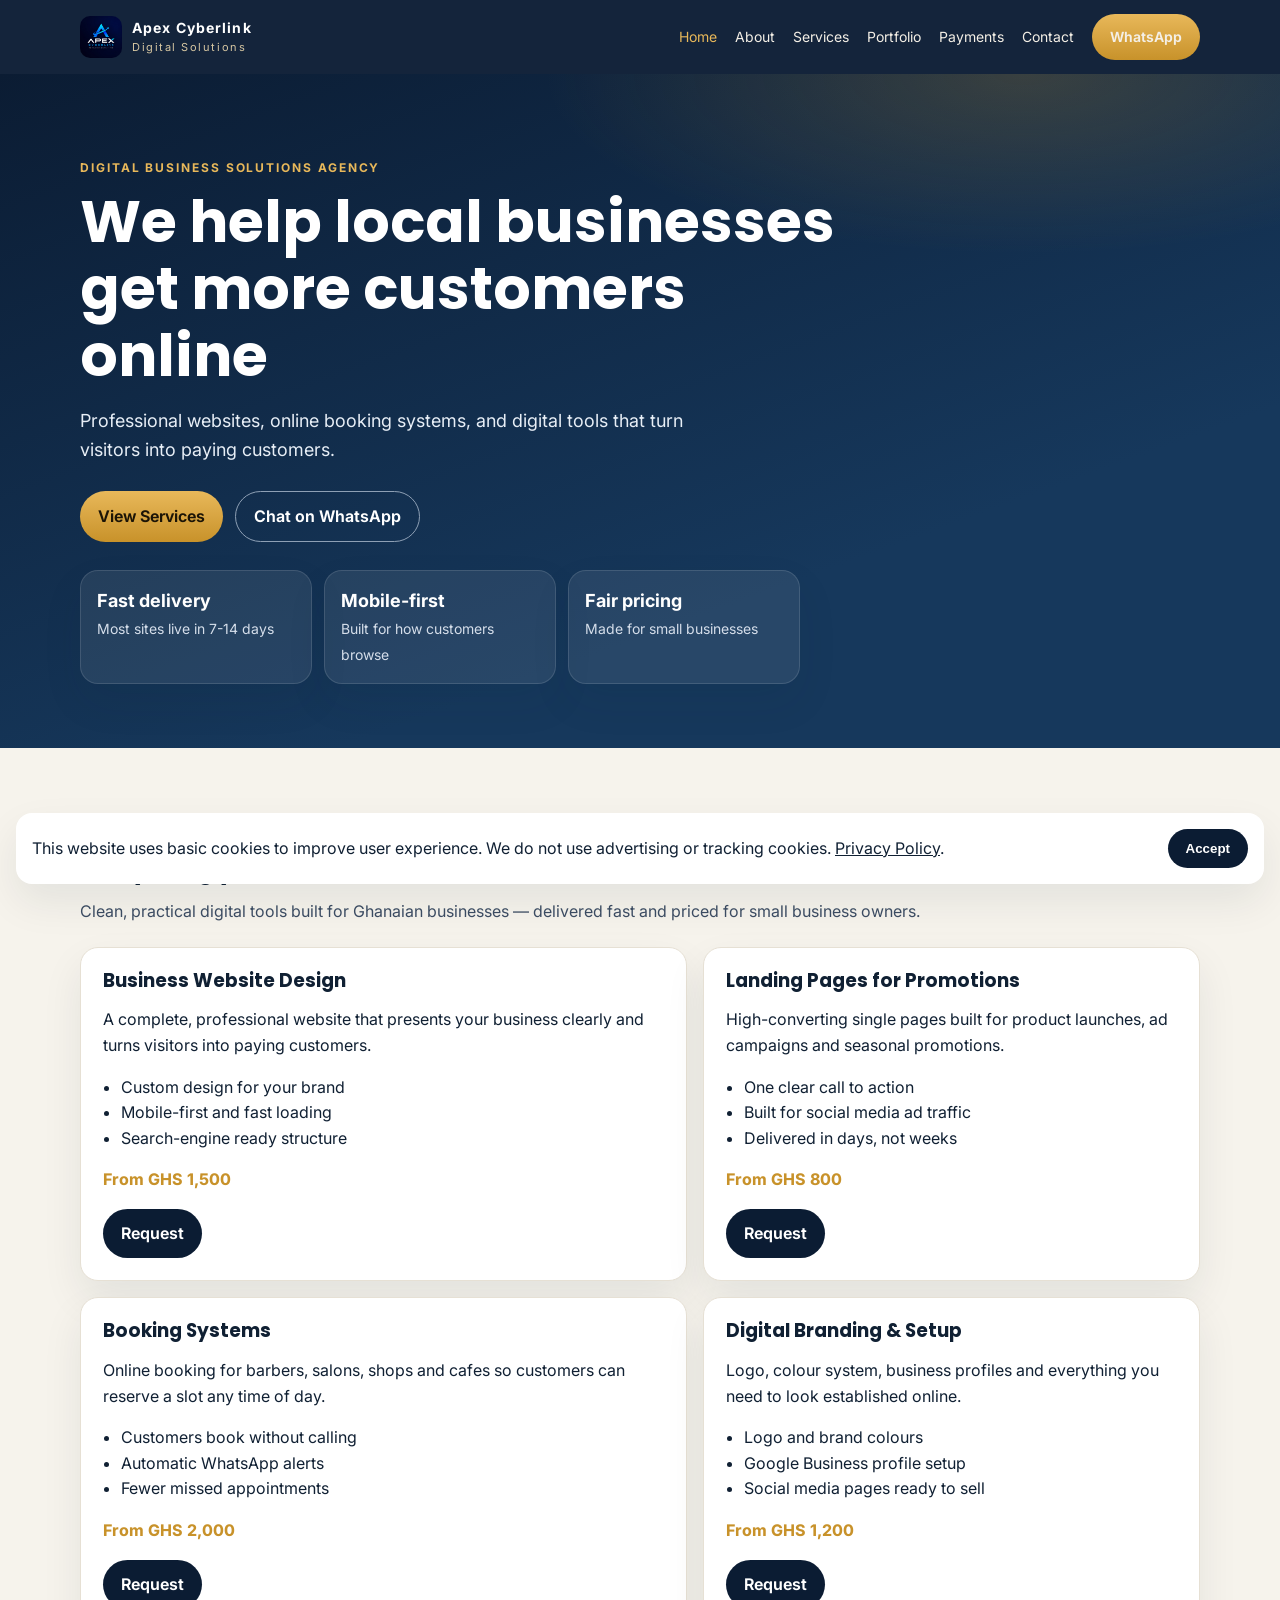
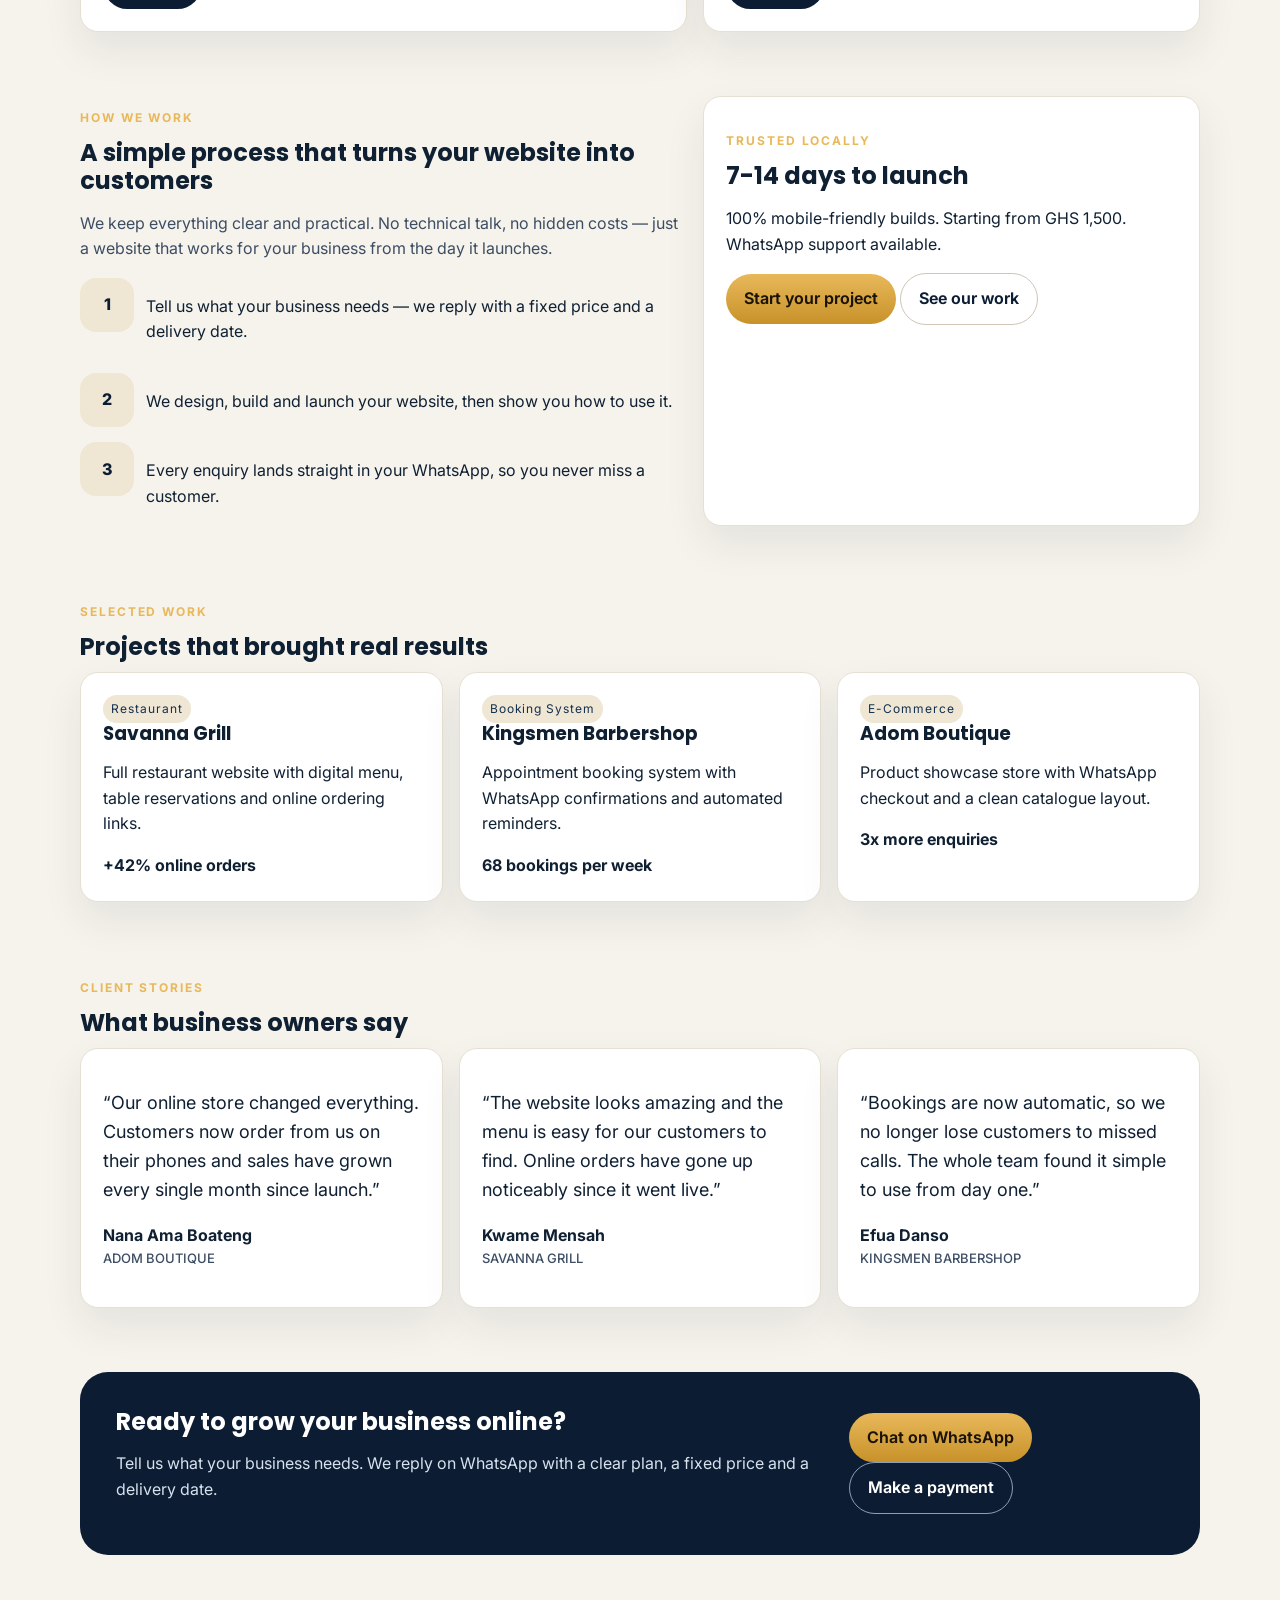
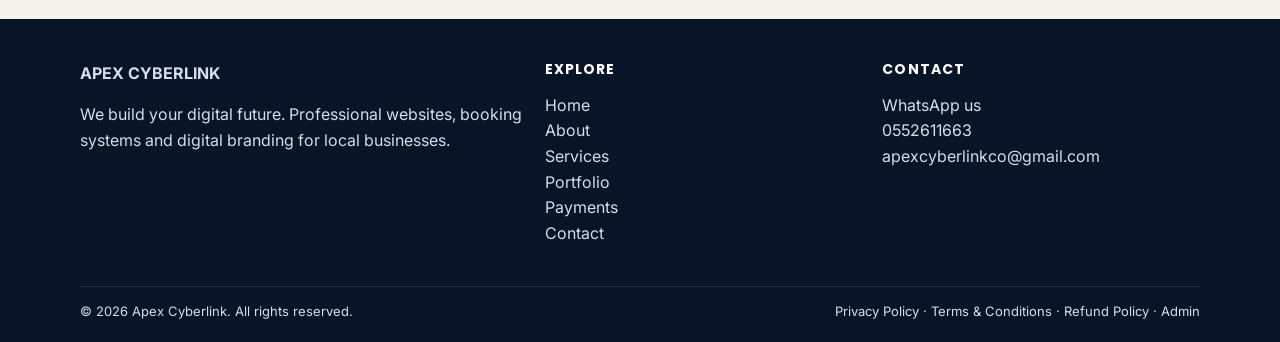
<file: index.html>
<!DOCTYPE html>
<html lang="en">
<head>
  <meta charset="utf-8">
  <meta name="viewport" content="width=device-width, initial-scale=1">
  <title>Apex Cyberlink | Digital Business Solutions Agency in Ghana</title>
  <meta name="description" content="Apex Cyberlink builds professional websites, booking systems and digital branding that help local businesses get more customers online. Websites from GHS 800.">
  <link rel="icon" href="favicon.jpeg">
  <link rel="stylesheet" href="css/styles.css">
  <link rel="preconnect" href="https://fonts.googleapis.com">
  <link href="https://fonts.googleapis.com/css2?family=Inter:wght@400;600;700&family=Poppins:wght@600;700&display=swap" rel="stylesheet">
</head>
<body>
  <header class="topbar">
    <div class="wrap nav">
      <a class="brand" href="index.html"><img src="favicon.jpeg" alt="Apex Cyberlink logo"><div><strong data-bind="businessName">APEX CYBERLINK</strong><span data-bind="tagline">DIGITAL SOLUTIONS</span></div></a>
      <button class="menu-btn" type="button" aria-label="Open menu">Menu</button>
      <nav class="links">
        <a class="active" href="index.html">Home</a>
        <a href="about.html">About</a>
        <a href="services.html">Services</a>
        <a href="portfolio.html">Portfolio</a>
        <a href="payments.html">Payments</a>
        <a href="contact.html">Contact</a>
        <a class="btn btn-gold" data-wa="Hi, I want a website for my business.">WhatsApp</a>
      </nav>
    </div>
  </header>
  <section class="hero">
    <div class="wrap">
      <p class="kicker" data-bind="heroKicker">DIGITAL BUSINESS SOLUTIONS AGENCY</p>
      <h1 data-bind="heroTitle">We help local businesses get more customers online</h1>
      <p class="lead" data-bind="heroText">Professional websites, online booking systems, and digital tools that turn visitors into paying customers.</p>
      <div class="hero-actions">
        <a class="btn btn-gold" href="services.html">View Services</a>
        <a class="btn btn-line" style="color:white;border-color:#8ea0b5" data-wa="Hi, I want a website for my business.">Chat on WhatsApp</a>
      </div>
      <div class="stats">
        <div class="stat"><b>Fast delivery</b><span>Most sites live in 7-14 days</span></div>
        <div class="stat"><b>Mobile-first</b><span>Built for how customers browse</span></div>
        <div class="stat"><b>Fair pricing</b><span>Made for small businesses</span></div>
      </div>
    </div>
  </section>
  <section>
    <div class="wrap">
      <p class="kicker">OUR SERVICES</p>
      <h2>Everything your business needs to sell online</h2>
      <p class="muted">Clean, practical digital tools built for Ghanaian businesses — delivered fast and priced for small business owners.</p>
      <div class="grid-2" id="services-grid" style="margin-top:22px"></div>
    </div>
  </section>
  <section style="padding-top:0">
    <div class="wrap grid-2">
      <div>
        <p class="kicker">HOW WE WORK</p>
        <h2>A simple process that turns your website into customers</h2>
        <p class="muted">We keep everything clear and practical. No technical talk, no hidden costs — just a website that works for your business from the day it launches.</p>
        <div class="steps">
          <div class="step"><div class="num">1</div><p>Tell us what your business needs — we reply with a fixed price and a delivery date.</p></div>
          <div class="step"><div class="num">2</div><p>We design, build and launch your website, then show you how to use it.</p></div>
          <div class="step"><div class="num">3</div><p>Every enquiry lands straight in your WhatsApp, so you never miss a customer.</p></div>
        </div>
      </div>
      <div class="panel">
        <p class="kicker">TRUSTED LOCALLY</p>
        <h2>7-14 days to launch</h2>
        <p>100% mobile-friendly builds. Starting from GHS 1,500. WhatsApp support available.</p>
        <a class="btn btn-gold" data-wa="Hi, I want a website for my business.">Start your project</a>
        <a class="btn btn-line" href="portfolio.html">See our work</a>
      </div>
    </div>
  </section>
  <section style="padding-top:0">
    <div class="wrap">
      <p class="kicker">SELECTED WORK</p>
      <h2>Projects that brought real results</h2>
      <div class="grid-3" id="work-grid"></div>
    </div>
  </section>
  <section style="padding-top:0">
    <div class="wrap">
      <p class="kicker">CLIENT STORIES</p>
      <h2>What business owners say</h2>
      <div class="grid-3">
        <article class="card"><p class="quote">“Our online store changed everything. Customers now order from us on their phones and sales have grown every single month since launch.”</p><p class="person">Nana Ama Boateng<span>ADOM BOUTIQUE</span></p></article>
        <article class="card"><p class="quote">“The website looks amazing and the menu is easy for our customers to find. Online orders have gone up noticeably since it went live.”</p><p class="person">Kwame Mensah<span>SAVANNA GRILL</span></p></article>
        <article class="card"><p class="quote">“Bookings are now automatic, so we no longer lose customers to missed calls. The whole team found it simple to use from day one.”</p><p class="person">Efua Danso<span>KINGSMEN BARBERSHOP</span></p></article>
      </div>
    </div>
  </section>
  <section style="padding-top:0"><div class="wrap"><div class="cta"><div><h2>Ready to grow your business online?</h2><p>Tell us what your business needs. We reply on WhatsApp with a clear plan, a fixed price and a delivery date.</p></div><div><a class="btn btn-gold" data-wa="Hi, I want a website for my business.">Chat on WhatsApp</a> <a class="btn btn-line" style="color:white;border-color:#8ea0b5" href="payments.html">Make a payment</a></div></div></div></section>
  <footer>
    <div class="wrap foot">
      <div><strong>APEX CYBERLINK</strong><p>We build your digital future. Professional websites, booking systems and digital branding for local businesses.</p></div>
      <div><h3>EXPLORE</h3><p><a href="index.html">Home</a><br><a href="about.html">About</a><br><a href="services.html">Services</a><br><a href="portfolio.html">Portfolio</a><br><a href="payments.html">Payments</a><br><a href="contact.html">Contact</a></p></div>
      <div><h3>CONTACT</h3><p><a data-wa="Hi, I want a website for my business.">WhatsApp us</a><br><span data-phone>0552611663</span><br><a data-email href="mailto:apexcyberlinkco@gmail.com">apexcyberlinkco@gmail.com</a></p></div>
    </div>
    <div class="wrap legal"><span>© 2026 Apex Cyberlink. All rights reserved.</span><span><a href="privacy.html">Privacy Policy</a> · <a href="terms.html">Terms & Conditions</a> · <a href="refund.html">Refund Policy</a> · <a href="admin.html">Admin</a></span></div>
  </footer>
  <div class="cookie"><span>This website uses basic cookies to improve user experience. We do not use advertising or tracking cookies. <a href="privacy.html">Privacy Policy</a>.</span><button class="btn btn-dark" type="button">Accept</button></div>
  <a class="wa-float" data-wa="Hi, I want a website for my business.">WhatsApp</a>
  <script src="js/site.js"></script>
  <script src="js/content.js"></script>
</body>
</html>
</file>
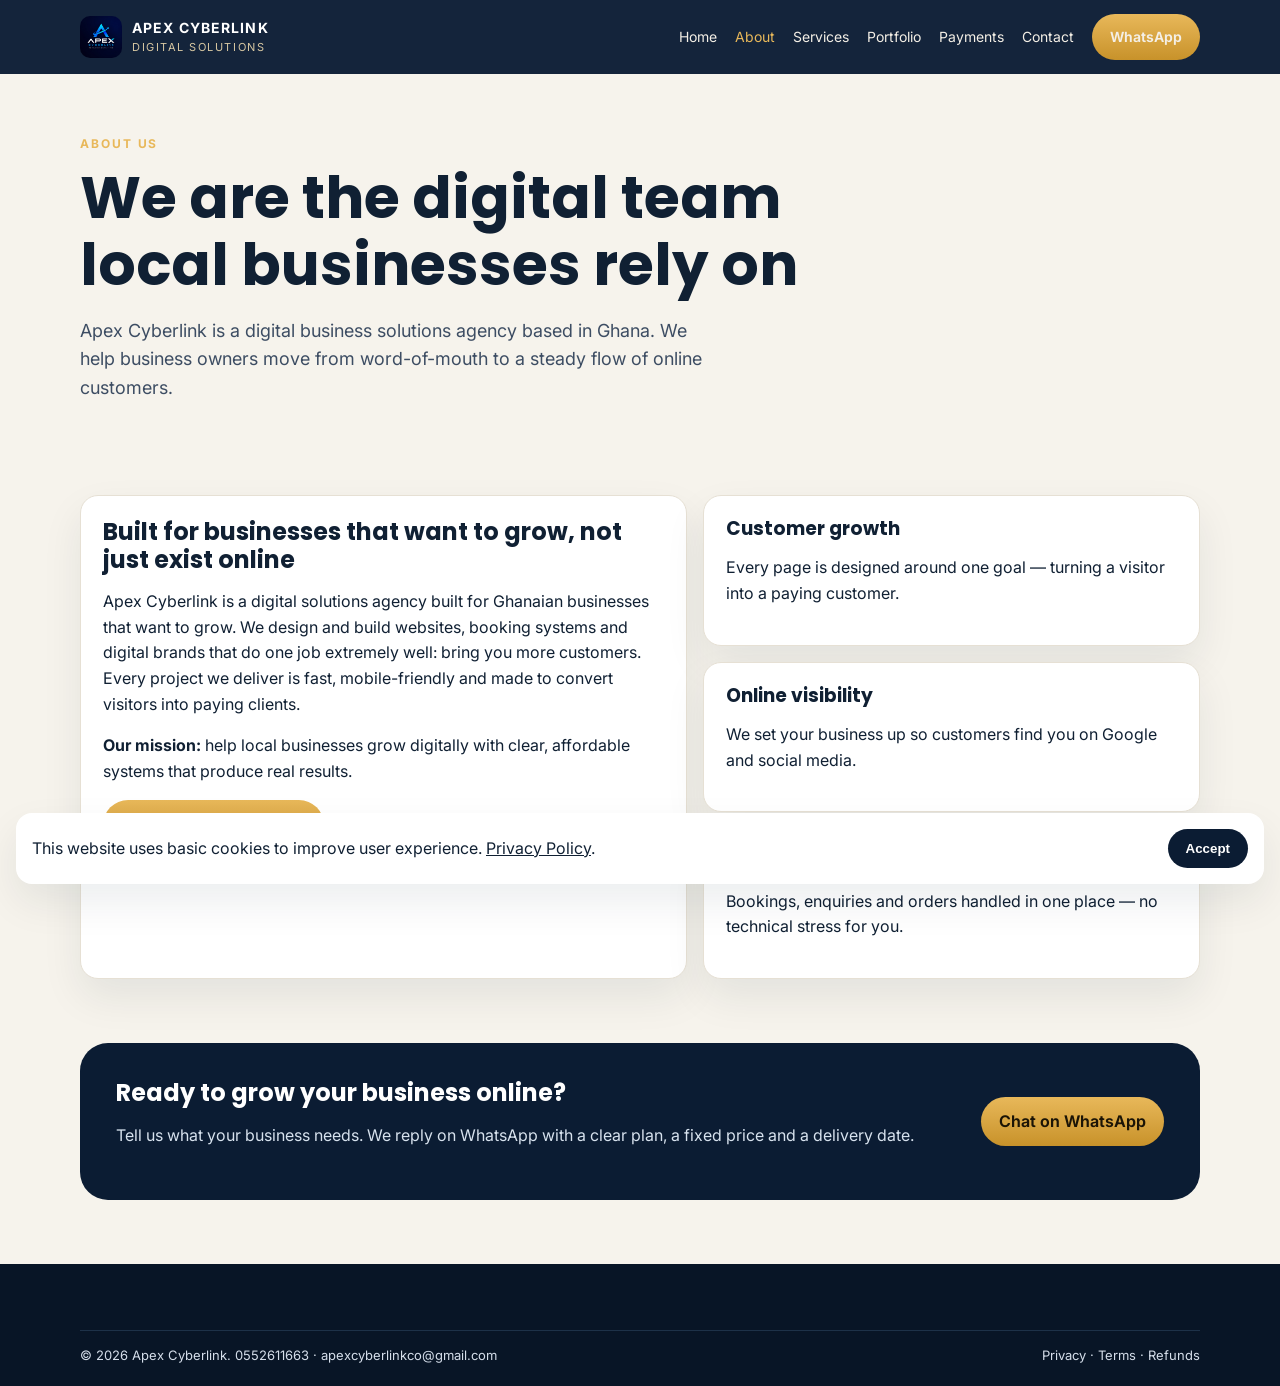
<file: about.html>
<!DOCTYPE html>
<html lang="en">
<head>
  <meta charset="utf-8"><meta name="viewport" content="width=device-width, initial-scale=1">
  <title>About | Apex Cyberlink</title>
  <link rel="icon" href="favicon.jpeg"><link rel="stylesheet" href="css/styles.css">
  <link href="https://fonts.googleapis.com/css2?family=Inter:wght@400;600;700&family=Poppins:wght@600;700&display=swap" rel="stylesheet">
</head>
<body>
  <header class="topbar"><div class="wrap nav"><a class="brand" href="index.html"><img src="favicon.jpeg" alt=""><div><strong>APEX CYBERLINK</strong><span>DIGITAL SOLUTIONS</span></div></a><button class="menu-btn" type="button">Menu</button><nav class="links"><a href="index.html">Home</a><a class="active" href="about.html">About</a><a href="services.html">Services</a><a href="portfolio.html">Portfolio</a><a href="payments.html">Payments</a><a href="contact.html">Contact</a><a class="btn btn-gold" data-wa="Hi, I want a website for my business.">WhatsApp</a></nav></div></header>
  <section class="page-hero"><div class="wrap"><p class="kicker">ABOUT US</p><h1>We are the digital team local businesses rely on</h1><p class="lead" style="color:var(--ink-soft)" data-bind="aboutText">Apex Cyberlink is a digital business solutions agency based in Ghana. We help business owners move from word-of-mouth to a steady flow of online customers.</p></div></section>
  <section><div class="wrap grid-2"><article class="panel"><h2>Built for businesses that want to grow, not just exist online</h2><p>Apex Cyberlink is a digital solutions agency built for Ghanaian businesses that want to grow. We design and build websites, booking systems and digital brands that do one job extremely well: bring you more customers. Every project we deliver is fast, mobile-friendly and made to convert visitors into paying clients.</p><p><b>Our mission:</b> help local businesses grow digitally with clear, affordable systems that produce real results.</p><a class="btn btn-gold" data-wa="Hi, I want to talk about growing my business online.">Talk to us on WhatsApp</a></article><div class="grid-3" style="grid-template-columns:1fr"><article class="card"><h3>Customer growth</h3><p>Every page is designed around one goal — turning a visitor into a paying customer.</p></article><article class="card"><h3>Online visibility</h3><p>We set your business up so customers find you on Google and social media.</p></article><article class="card"><h3>Simple digital systems</h3><p>Bookings, enquiries and orders handled in one place — no technical stress for you.</p></article></div></div></section>
  <section style="padding-top:0"><div class="wrap"><div class="cta"><div><h2>Ready to grow your business online?</h2><p>Tell us what your business needs. We reply on WhatsApp with a clear plan, a fixed price and a delivery date.</p></div><div><a class="btn btn-gold" data-wa="Hi, I want a website for my business.">Chat on WhatsApp</a></div></div></div></section>
  <footer><div class="wrap legal"><span>© 2026 Apex Cyberlink. 0552611663 · apexcyberlinkco@gmail.com</span><span><a href="privacy.html">Privacy</a> · <a href="terms.html">Terms</a> · <a href="refund.html">Refunds</a></span></div></footer>
  <div class="cookie"><span>This website uses basic cookies to improve user experience. <a href="privacy.html">Privacy Policy</a>.</span><button class="btn btn-dark" type="button">Accept</button></div>
  <a class="wa-float" data-wa="Hi, I want a website for my business.">WhatsApp</a>
  <script src="js/site.js"></script>
  <script src="js/content.js"></script>
</body>
</html>
</file>
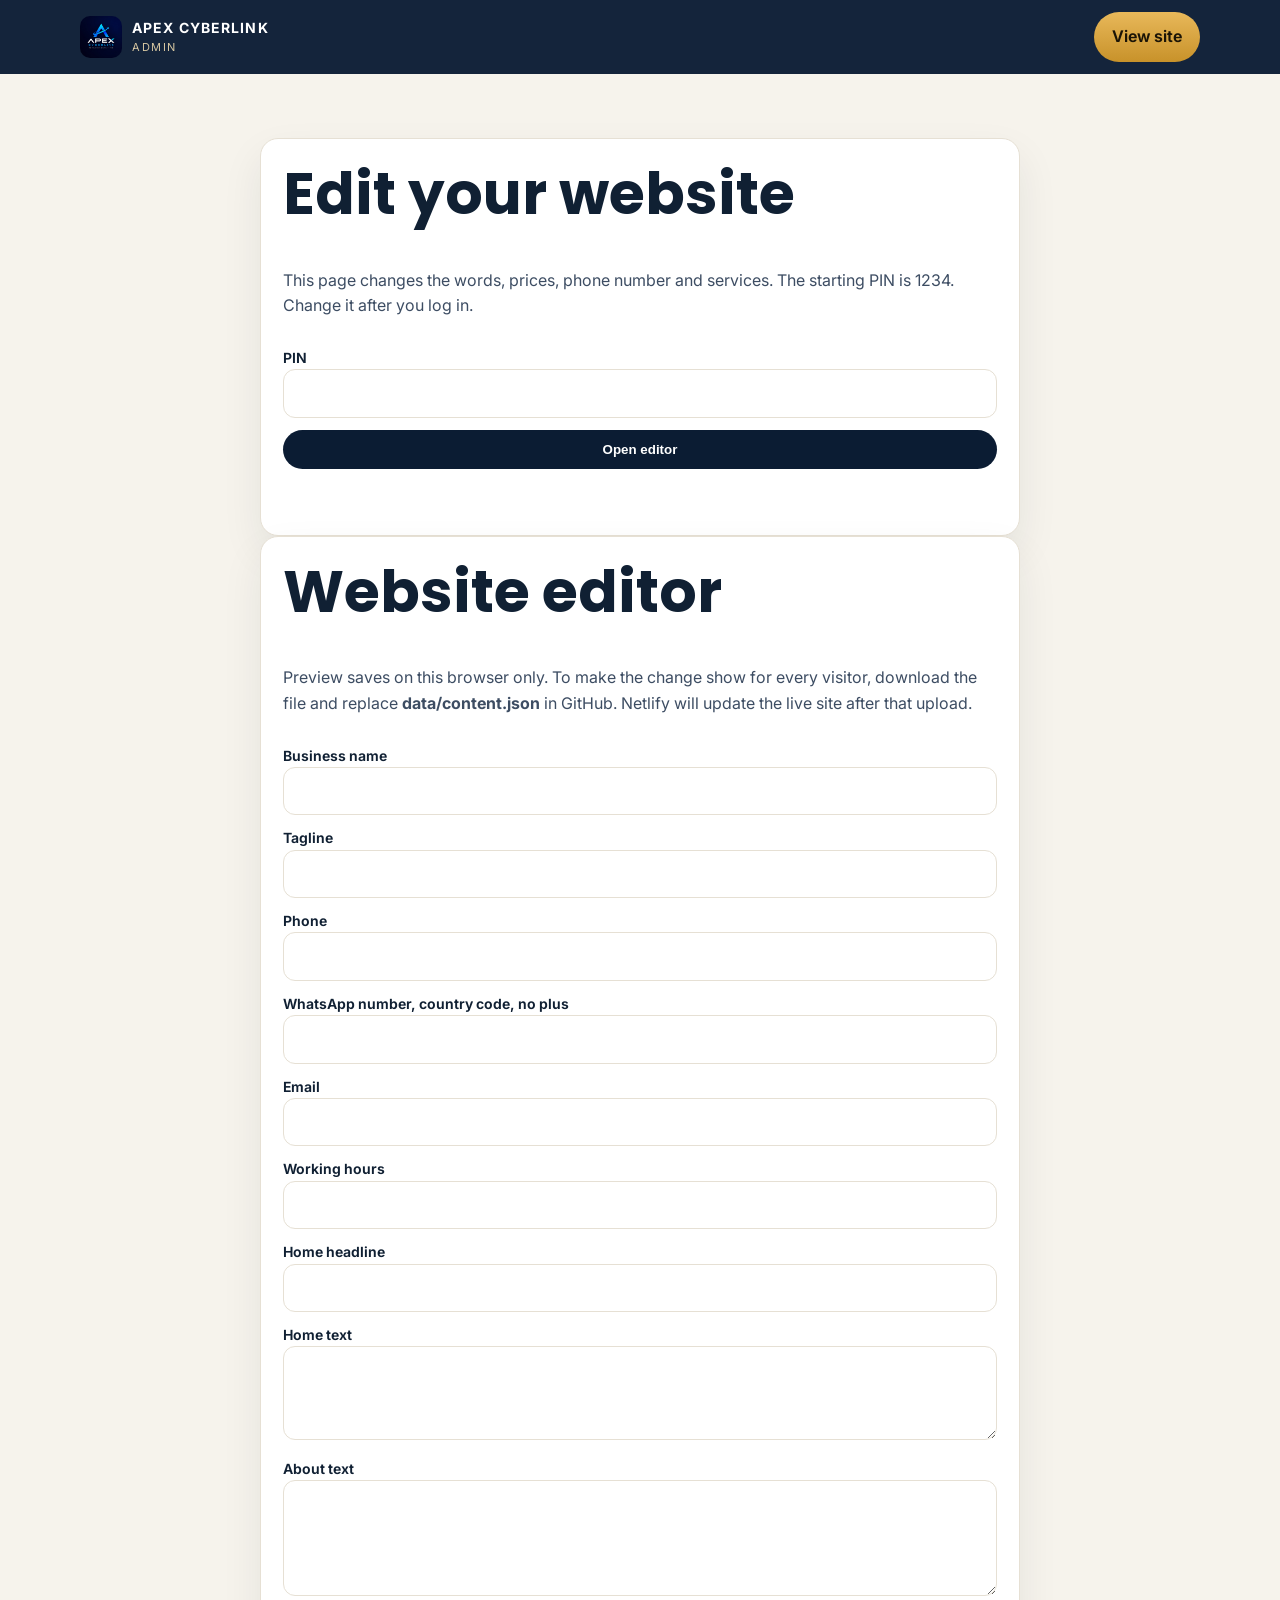
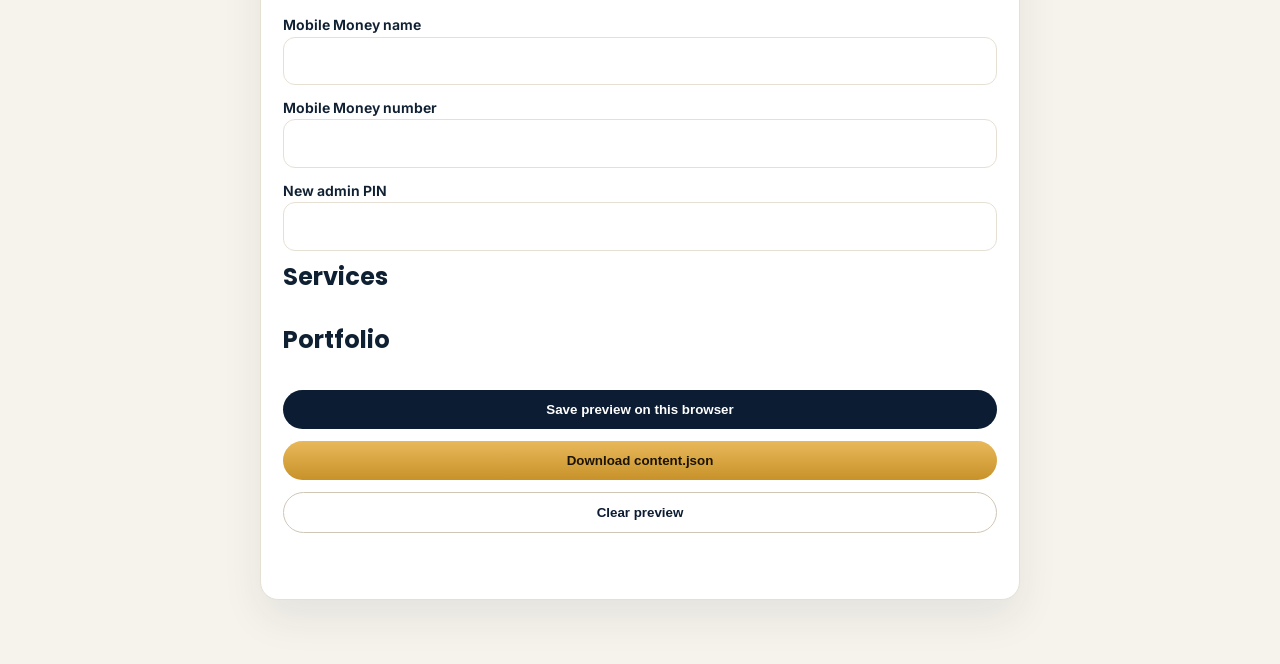
<file: admin.html>
<!DOCTYPE html>
<html lang="en">
<head>
  <meta charset="utf-8">
  <meta name="viewport" content="width=device-width, initial-scale=1">
  <title>Admin | Apex Cyberlink</title>
  <link rel="icon" href="favicon.jpeg">
  <link rel="stylesheet" href="css/styles.css">
  <link href="https://fonts.googleapis.com/css2?family=Inter:wght@400;600;700&family=Poppins:wght@600;700&display=swap" rel="stylesheet">
</head>
<body>
  <header class="topbar"><div class="wrap nav"><a class="brand" href="index.html"><img src="favicon.jpeg" alt=""><div><strong>APEX CYBERLINK</strong><span>ADMIN</span></div></a><a class="btn btn-gold" href="index.html">View site</a></div></header>
  <section>
    <div class="wrap" style="max-width:760px">
      <div id="lock" class="panel form">
        <h1>Edit your website</h1>
        <p class="muted">This page changes the words, prices, phone number and services. The starting PIN is 1234. Change it after you log in.</p>
        <label>PIN<input id="pin" type="password"></label>
        <button class="btn btn-dark" id="unlock" type="button">Open editor</button>
        <p id="lock-msg" class="muted"></p>
      </div>
      <form id="editor" class="panel form" hidden>
        <h1>Website editor</h1>
        <p class="muted">Preview saves on this browser only. To make the change show for every visitor, download the file and replace <b>data/content.json</b> in GitHub. Netlify will update the live site after that upload.</p>
        <label>Business name<input name="businessName"></label>
        <label>Tagline<input name="tagline"></label>
        <label>Phone<input name="phone"></label>
        <label>WhatsApp number, country code, no plus<input name="whatsapp"></label>
        <label>Email<input name="email"></label>
        <label>Working hours<input name="hours"></label>
        <label>Home headline<input name="heroTitle"></label>
        <label>Home text<textarea name="heroText" rows="3"></textarea></label>
        <label>About text<textarea name="aboutText" rows="4"></textarea></label>
        <label>Mobile Money name<input name="momoName"></label>
        <label>Mobile Money number<input name="momoNumber"></label>
        <label>New admin PIN<input name="adminPin"></label>
        <h2>Services</h2>
        <div id="service-fields"></div>
        <h2>Portfolio</h2>
        <div id="project-fields"></div>
        <button class="btn btn-dark" type="submit">Save preview on this browser</button>
        <button class="btn btn-gold" id="download" type="button">Download content.json</button>
        <button class="btn btn-line" id="clear" type="button">Clear preview</button>
        <p id="saved" class="muted"></p>
      </form>
    </div>
  </section>
  <script>
    let content = null;
    const lock = document.querySelector("#lock");
    const editor = document.querySelector("#editor");
    async function load() {
      const res = await fetch("data/content.json", { cache: "no-store" });
      const fileData = await res.json();
      const draft = JSON.parse(localStorage.getItem("apex-content-draft") || "null");
      content = draft || fileData;
    }
    function field(label, name, value) {
      return `<label>${label}<input data-name="${name}" value="${String(value || "").replace(/"/g, """)}"></label>`;
    }
    function fill() {
      ["businessName","tagline","phone","whatsapp","email","hours","heroTitle","heroText","aboutText","momoName","momoNumber","adminPin"].forEach((key) => {
        const el = editor.elements[key];
        if (el) el.value = content[key] || "";
      });
      document.querySelector("#service-fields").innerHTML = (content.services || []).map((s, i) => `
        <div class="card">
          ${field("Service name", "s-name-"+i, s.name)}
          ${field("Price in GHS", "s-price-"+i, s.price)}
          <label>Description<textarea data-name="s-text-${i}" rows="2">${s.text || ""}</textarea></label>
        </div>`).join("");
      document.querySelector("#project-fields").innerHTML = (content.projects || []).map((p, i) => `
        <div class="card">
          ${field("Tag", "p-tag-"+i, p.tag)}
          ${field("Project name", "p-name-"+i, p.name)}
          <label>Description<textarea data-name="p-text-${i}" rows="2">${p.text || ""}</textarea></label>
          ${field("Result", "p-result-"+i, p.result)}
        </div>`).join("");
    }
    function collect() {
      const next = { ...content };
      ["businessName","tagline","phone","whatsapp","email","hours","heroTitle","heroText","aboutText","momoName","momoNumber","adminPin"].forEach((key) => {
        next[key] = editor.elements[key].value.trim();
      });
      next.services = (content.services || []).map((s, i) => ({
        ...s,
        name: editor.querySelector(`[data-name="s-name-${i}"]`).value.trim(),
        price: editor.querySelector(`[data-name="s-price-${i}"]`).value.trim(),
        text: editor.querySelector(`[data-name="s-text-${i}"]`).value.trim()
      }));
      next.projects = (content.projects || []).map((p, i) => ({
        ...p,
        tag: editor.querySelector(`[data-name="p-tag-${i}"]`).value.trim(),
        name: editor.querySelector(`[data-name="p-name-${i}"]`).value.trim(),
        text: editor.querySelector(`[data-name="p-text-${i}"]`).value.trim(),
        result: editor.querySelector(`[data-name="p-result-${i}"]`).value.trim()
      }));
      return next;
    }
    document.querySelector("#unlock").onclick = async () => {
      await load();
      if (document.querySelector("#pin").value !== String(content.adminPin || "1234")) {
        document.querySelector("#lock-msg").textContent = "Wrong PIN.";
        return;
      }
      lock.hidden = true;
      editor.hidden = false;
      fill();
    };
    editor.onsubmit = (e) => {
      e.preventDefault();
      content = collect();
      localStorage.setItem("apex-content-draft", JSON.stringify(content));
      document.querySelector("#saved").textContent = "Preview saved on this browser. Open the home page to check it. Download the file to publish it for everyone.";
    };
    document.querySelector("#download").onclick = () => {
      content = collect();
      const blob = new Blob([JSON.stringify(content, null, 2)], { type: "application/json" });
      const a = document.createElement("a");
      a.href = URL.createObjectURL(blob);
      a.download = "content.json";
      a.click();
    };
    document.querySelector("#clear").onclick = () => {
      localStorage.removeItem("apex-content-draft");
      document.querySelector("#saved").textContent = "Preview cleared. The live file is showing again.";
    };
  </script>
</body>
</html>
</file>
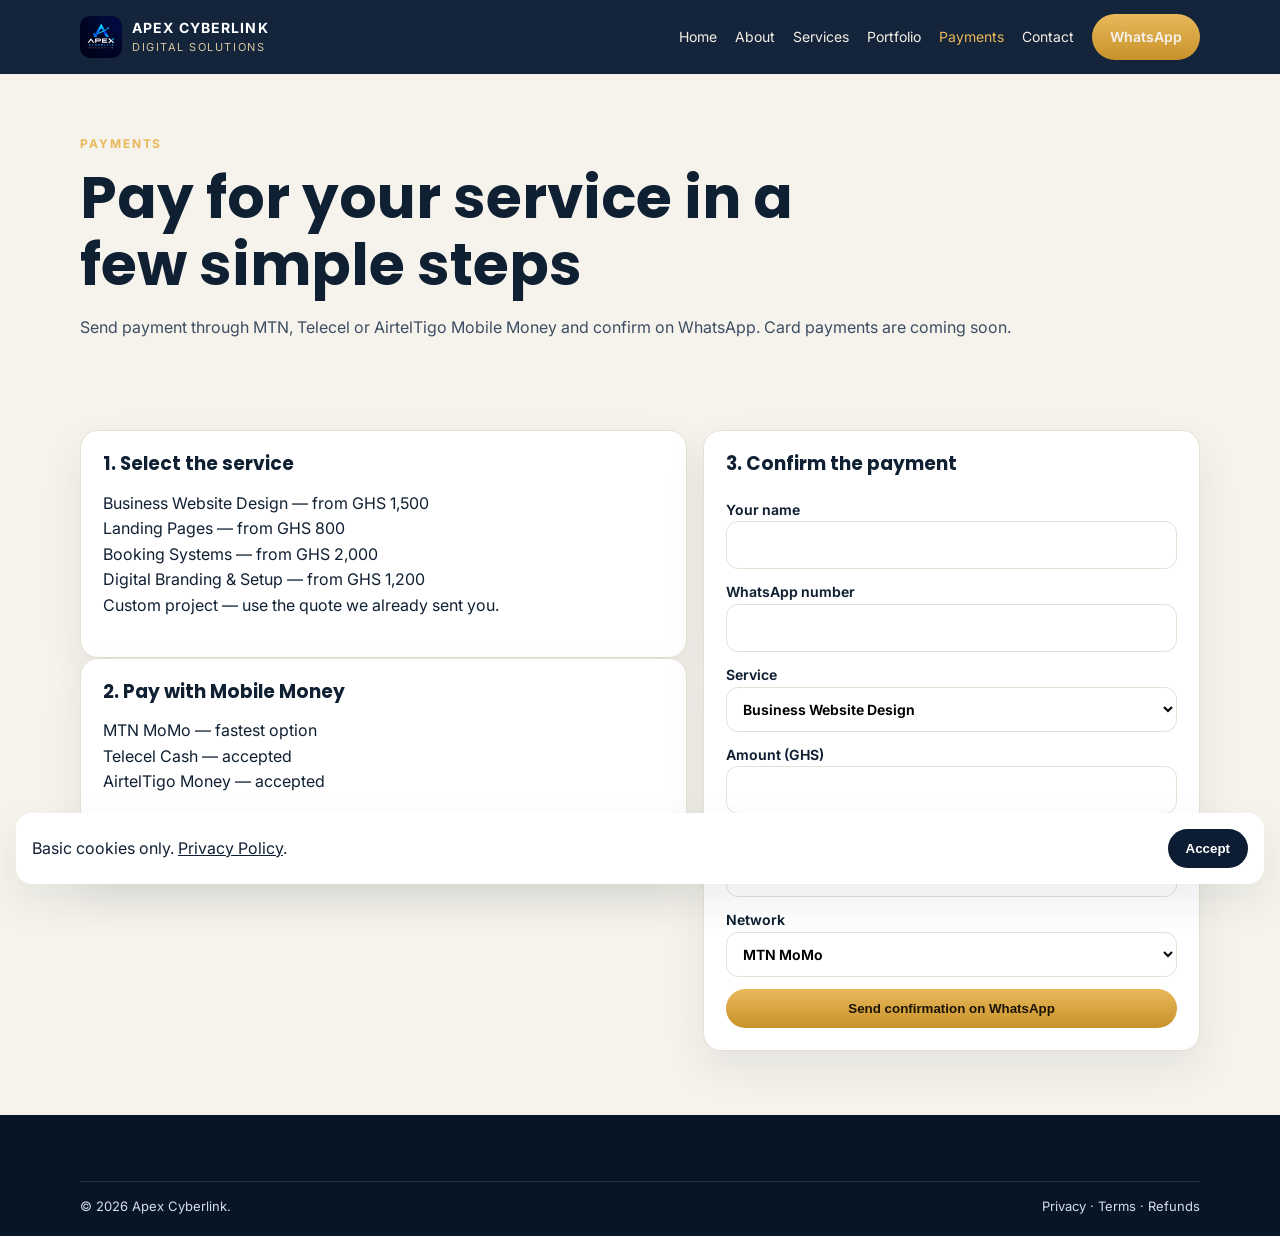
<file: payments.html>
<!DOCTYPE html>
<html lang="en">
<head>
  <meta charset="utf-8"><meta name="viewport" content="width=device-width, initial-scale=1">
  <title>Payments | Apex Cyberlink</title>
  <link rel="icon" href="favicon.jpeg"><link rel="stylesheet" href="css/styles.css">
  <link href="https://fonts.googleapis.com/css2?family=Inter:wght@400;600;700&family=Poppins:wght@600;700&display=swap" rel="stylesheet">
</head>
<body>
  <header class="topbar"><div class="wrap nav"><a class="brand" href="index.html"><img src="favicon.jpeg" alt=""><div><strong>APEX CYBERLINK</strong><span>DIGITAL SOLUTIONS</span></div></a><button class="menu-btn" type="button">Menu</button><nav class="links"><a href="index.html">Home</a><a href="about.html">About</a><a href="services.html">Services</a><a href="portfolio.html">Portfolio</a><a class="active" href="payments.html">Payments</a><a href="contact.html">Contact</a><a class="btn btn-gold" data-wa="Hi, I want a website for my business.">WhatsApp</a></nav></div></header>
  <section class="page-hero"><div class="wrap"><p class="kicker">PAYMENTS</p><h1>Pay for your service in a few simple steps</h1><p class="muted">Send payment through MTN, Telecel or AirtelTigo Mobile Money and confirm on WhatsApp. Card payments are coming soon.</p></div></section>
  <section><div class="wrap grid-2">
    <div>
      <article class="card"><h3>1. Select the service</h3><p>Business Website Design — from GHS 1,500<br>Landing Pages — from GHS 800<br>Booking Systems — from GHS 2,000<br>Digital Branding & Setup — from GHS 1,200<br>Custom project — use the quote we already sent you.</p></article>
      <article class="card"><h3>2. Pay with Mobile Money</h3><p>MTN MoMo — fastest option<br>Telecel Cash — accepted<br>AirtelTigo Money — accepted</p><p id="momo-line">Apex Cyberlink — Add your Mobile Money number</p></article>
    </div>
    <form id="pay-form" class="panel form">
      <h3>3. Confirm the payment</h3>
      <label>Your name<input name="name" required></label>
      <label>WhatsApp number<input name="phone" required></label>
      <label>Service<select name="service"><option>Business Website Design</option><option>Landing Pages for Promotions</option><option>Booking Systems</option><option>Digital Branding & Setup</option><option>Custom project</option></select></label>
      <label>Amount (GHS)<input name="amount" required></label>
      <label>Payment reference<input name="reference" required></label>
      <label>Network<select name="network"><option>MTN MoMo</option><option>Telecel Cash</option><option>AirtelTigo Money</option></select></label>
      <button class="btn btn-gold" type="submit">Send confirmation on WhatsApp</button>
    </form>
  </div></section>
  <footer><div class="wrap legal"><span>© 2026 Apex Cyberlink.</span><span><a href="privacy.html">Privacy</a> · <a href="terms.html">Terms</a> · <a href="refund.html">Refunds</a></span></div></footer>
  <div class="cookie"><span>Basic cookies only. <a href="privacy.html">Privacy Policy</a>.</span><button class="btn btn-dark" type="button">Accept</button></div>
  <a class="wa-float" data-wa="Hi, I want to confirm a payment.">WhatsApp</a>
  <script src="js/site.js"></script>
  <script src="js/content.js"></script>
</body>
</html>
</file>
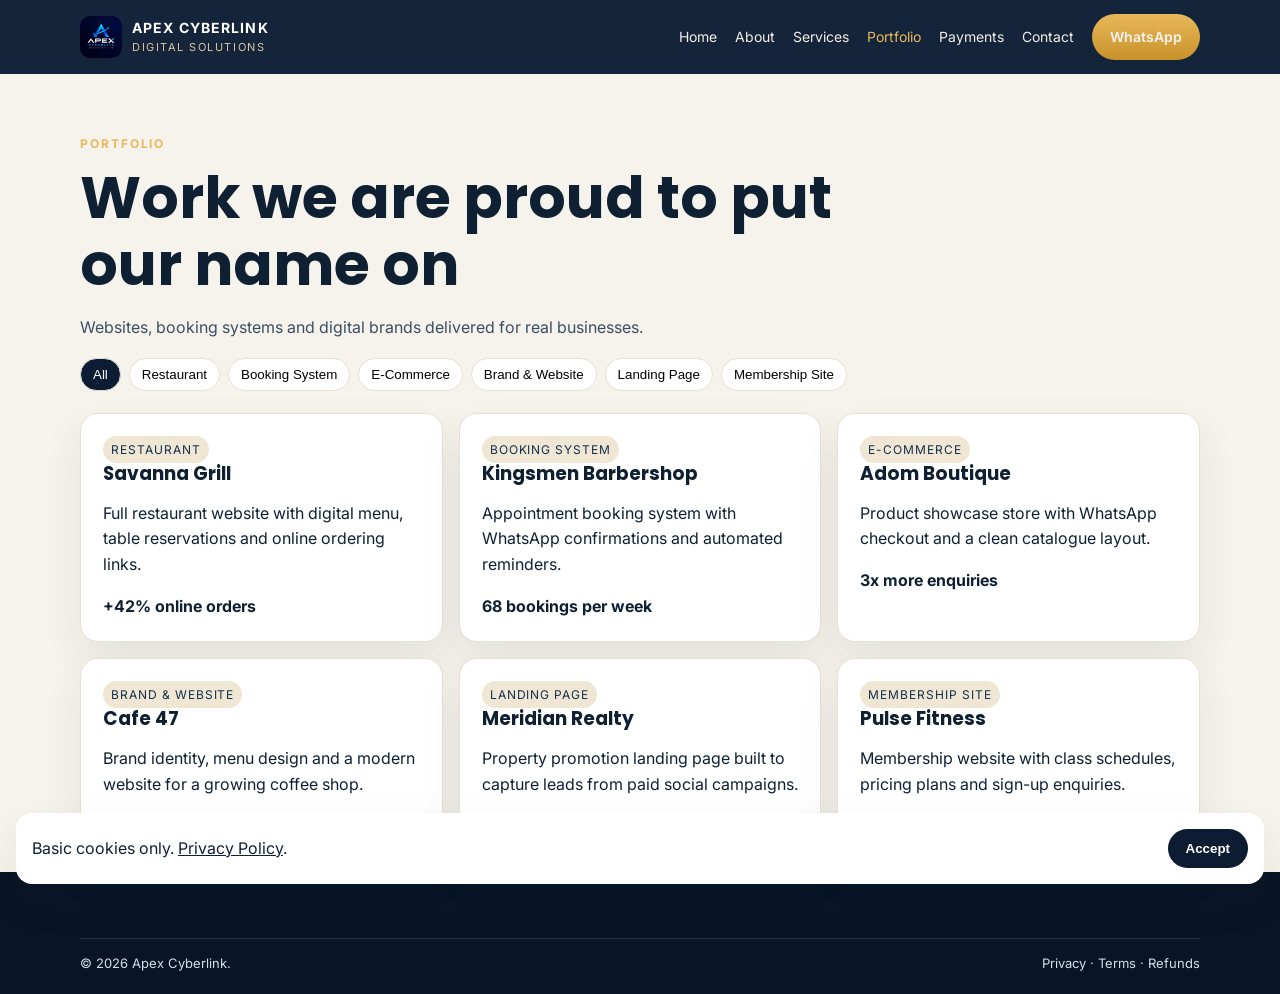
<file: portfolio.html>
<!DOCTYPE html>
<html lang="en">
<head>
  <meta charset="utf-8"><meta name="viewport" content="width=device-width, initial-scale=1">
  <title>Portfolio | Apex Cyberlink</title>
  <link rel="icon" href="favicon.jpeg"><link rel="stylesheet" href="css/styles.css">
  <link href="https://fonts.googleapis.com/css2?family=Inter:wght@400;600;700&family=Poppins:wght@600;700&display=swap" rel="stylesheet">
</head>
<body>
  <header class="topbar"><div class="wrap nav"><a class="brand" href="index.html"><img src="favicon.jpeg" alt=""><div><strong>APEX CYBERLINK</strong><span>DIGITAL SOLUTIONS</span></div></a><button class="menu-btn" type="button">Menu</button><nav class="links"><a href="index.html">Home</a><a href="about.html">About</a><a href="services.html">Services</a><a class="active" href="portfolio.html">Portfolio</a><a href="payments.html">Payments</a><a href="contact.html">Contact</a><a class="btn btn-gold" data-wa="Hi, I want a website for my business.">WhatsApp</a></nav></div></header>
  <section class="page-hero"><div class="wrap"><p class="kicker">PORTFOLIO</p><h1>Work we are proud to put our name on</h1><p class="muted">Websites, booking systems and digital brands delivered for real businesses.</p>
    <div class="filters"><button class="on" data-filter="all" type="button">All</button><button data-filter="restaurant" type="button">Restaurant</button><button data-filter="booking" type="button">Booking System</button><button data-filter="shop" type="button">E-Commerce</button><button data-filter="brand" type="button">Brand & Website</button><button data-filter="landing" type="button">Landing Page</button><button data-filter="member" type="button">Membership Site</button></div>
    <div class="grid-3">
      <article class="card" data-cat="restaurant"><span class="tag">RESTAURANT</span><h3>Savanna Grill</h3><p>Full restaurant website with digital menu, table reservations and online ordering links.</p><b>+42% online orders</b></article>
      <article class="card" data-cat="booking"><span class="tag">BOOKING SYSTEM</span><h3>Kingsmen Barbershop</h3><p>Appointment booking system with WhatsApp confirmations and automated reminders.</p><b>68 bookings per week</b></article>
      <article class="card" data-cat="shop"><span class="tag">E-COMMERCE</span><h3>Adom Boutique</h3><p>Product showcase store with WhatsApp checkout and a clean catalogue layout.</p><b>3x more enquiries</b></article>
      <article class="card" data-cat="brand"><span class="tag">BRAND & WEBSITE</span><h3>Cafe 47</h3><p>Brand identity, menu design and a modern website for a growing coffee shop.</p><b>Launched in 10 days</b></article>
      <article class="card" data-cat="landing"><span class="tag">LANDING PAGE</span><h3>Meridian Realty</h3><p>Property promotion landing page built to capture leads from paid social campaigns.</p><b>94 qualified leads</b></article>
      <article class="card" data-cat="member"><span class="tag">MEMBERSHIP SITE</span><h3>Pulse Fitness</h3><p>Membership website with class schedules, pricing plans and sign-up enquiries.</p><b>+120 new members</b></article>
    </div>
  </div></section>
  <footer><div class="wrap legal"><span>© 2026 Apex Cyberlink.</span><span><a href="privacy.html">Privacy</a> · <a href="terms.html">Terms</a> · <a href="refund.html">Refunds</a></span></div></footer>
  <div class="cookie"><span>Basic cookies only. <a href="privacy.html">Privacy Policy</a>.</span><button class="btn btn-dark" type="button">Accept</button></div>
  <a class="wa-float" data-wa="Hi, I want a website for my business.">WhatsApp</a>
  <script src="js/site.js"></script>
</body>
</html>
</file>
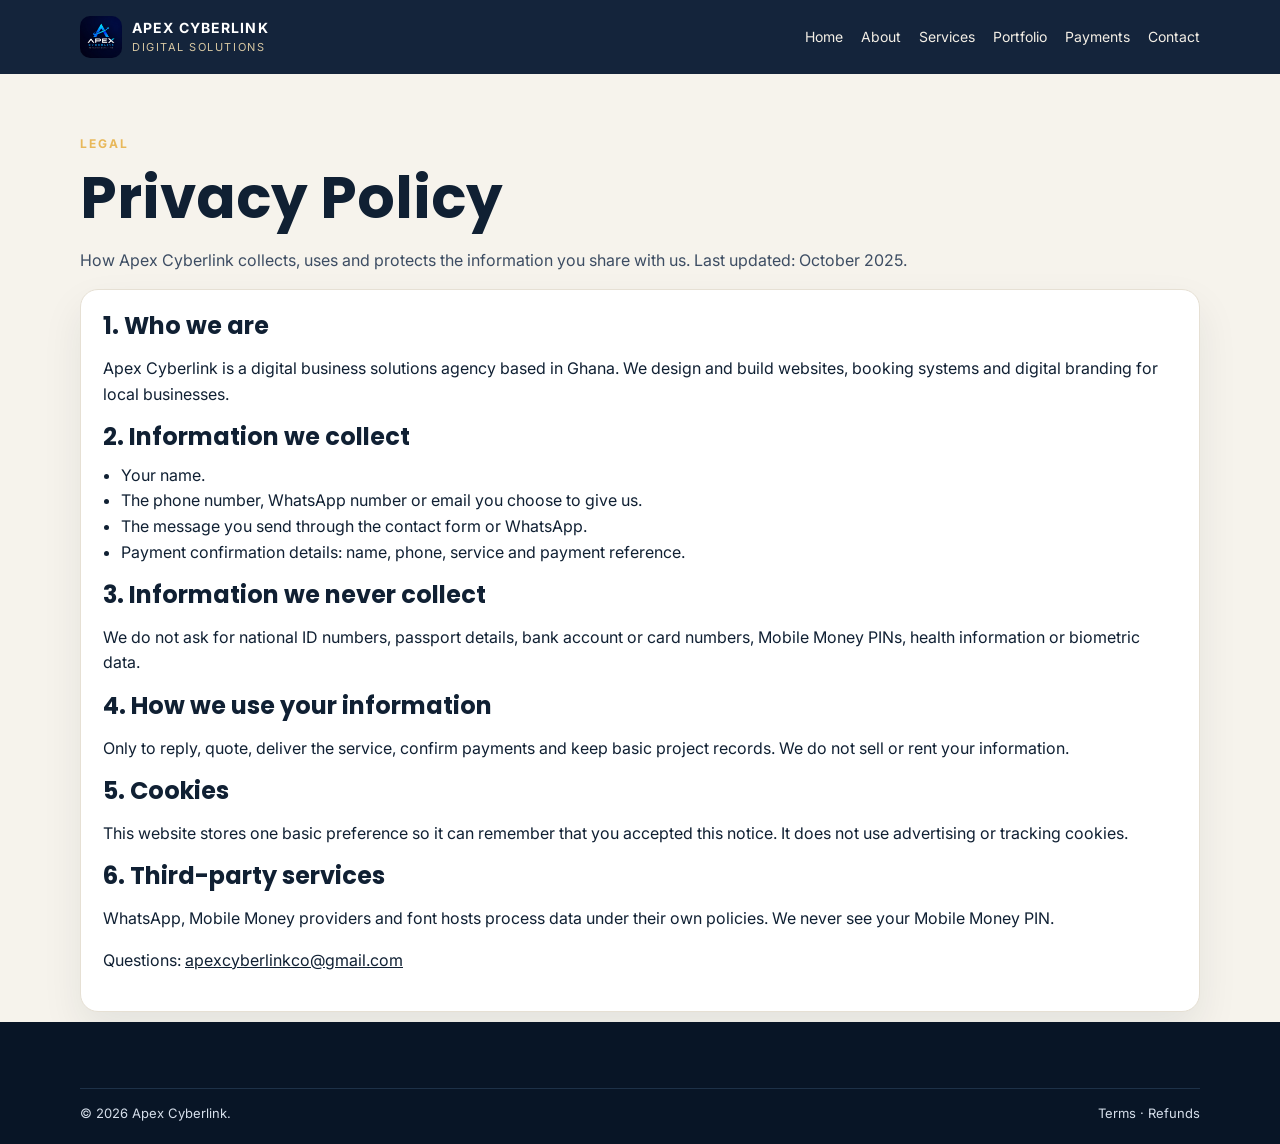
<file: privacy.html>
<!DOCTYPE html>
<html lang="en">
<head>
  <meta charset="utf-8"><meta name="viewport" content="width=device-width, initial-scale=1">
  <title>Privacy Policy | Apex Cyberlink</title>
  <link rel="icon" href="favicon.jpeg"><link rel="stylesheet" href="css/styles.css">
  <link href="https://fonts.googleapis.com/css2?family=Inter:wght@400;600;700&family=Poppins:wght@600;700&display=swap" rel="stylesheet">
</head>
<body>
  <header class="topbar"><div class="wrap nav"><a class="brand" href="index.html"><img src="favicon.jpeg" alt=""><div><strong>APEX CYBERLINK</strong><span>DIGITAL SOLUTIONS</span></div></a><button class="menu-btn" type="button">Menu</button><nav class="links"><a href="index.html">Home</a><a href="about.html">About</a><a href="services.html">Services</a><a href="portfolio.html">Portfolio</a><a href="payments.html">Payments</a><a href="contact.html">Contact</a></nav></div></header>
  <section class="page-hero"><div class="wrap"><p class="kicker">LEGAL</p><h1>Privacy Policy</h1><p class="muted">How Apex Cyberlink collects, uses and protects the information you share with us. Last updated: October 2025.</p>
    <article class="panel"><h2>1. Who we are</h2><p>Apex Cyberlink is a digital business solutions agency based in Ghana. We design and build websites, booking systems and digital branding for local businesses.</p><h2>2. Information we collect</h2><ul class="clean"><li>Your name.</li><li>The phone number, WhatsApp number or email you choose to give us.</li><li>The message you send through the contact form or WhatsApp.</li><li>Payment confirmation details: name, phone, service and payment reference.</li></ul><h2>3. Information we never collect</h2><p>We do not ask for national ID numbers, passport details, bank account or card numbers, Mobile Money PINs, health information or biometric data.</p><h2>4. How we use your information</h2><p>Only to reply, quote, deliver the service, confirm payments and keep basic project records. We do not sell or rent your information.</p><h2>5. Cookies</h2><p>This website stores one basic preference so it can remember that you accepted this notice. It does not use advertising or tracking cookies.</p><h2>6. Third-party services</h2><p>WhatsApp, Mobile Money providers and font hosts process data under their own policies. We never see your Mobile Money PIN.</p><p>Questions: <a href="mailto:apexcyberlinkco@gmail.com">apexcyberlinkco@gmail.com</a></p></article>
  </div></section>
  <footer><div class="wrap legal"><span>© 2026 Apex Cyberlink.</span><span><a href="terms.html">Terms</a> · <a href="refund.html">Refunds</a></span></div></footer>
  <script src="js/site.js"></script>
</body>
</html>
</file>
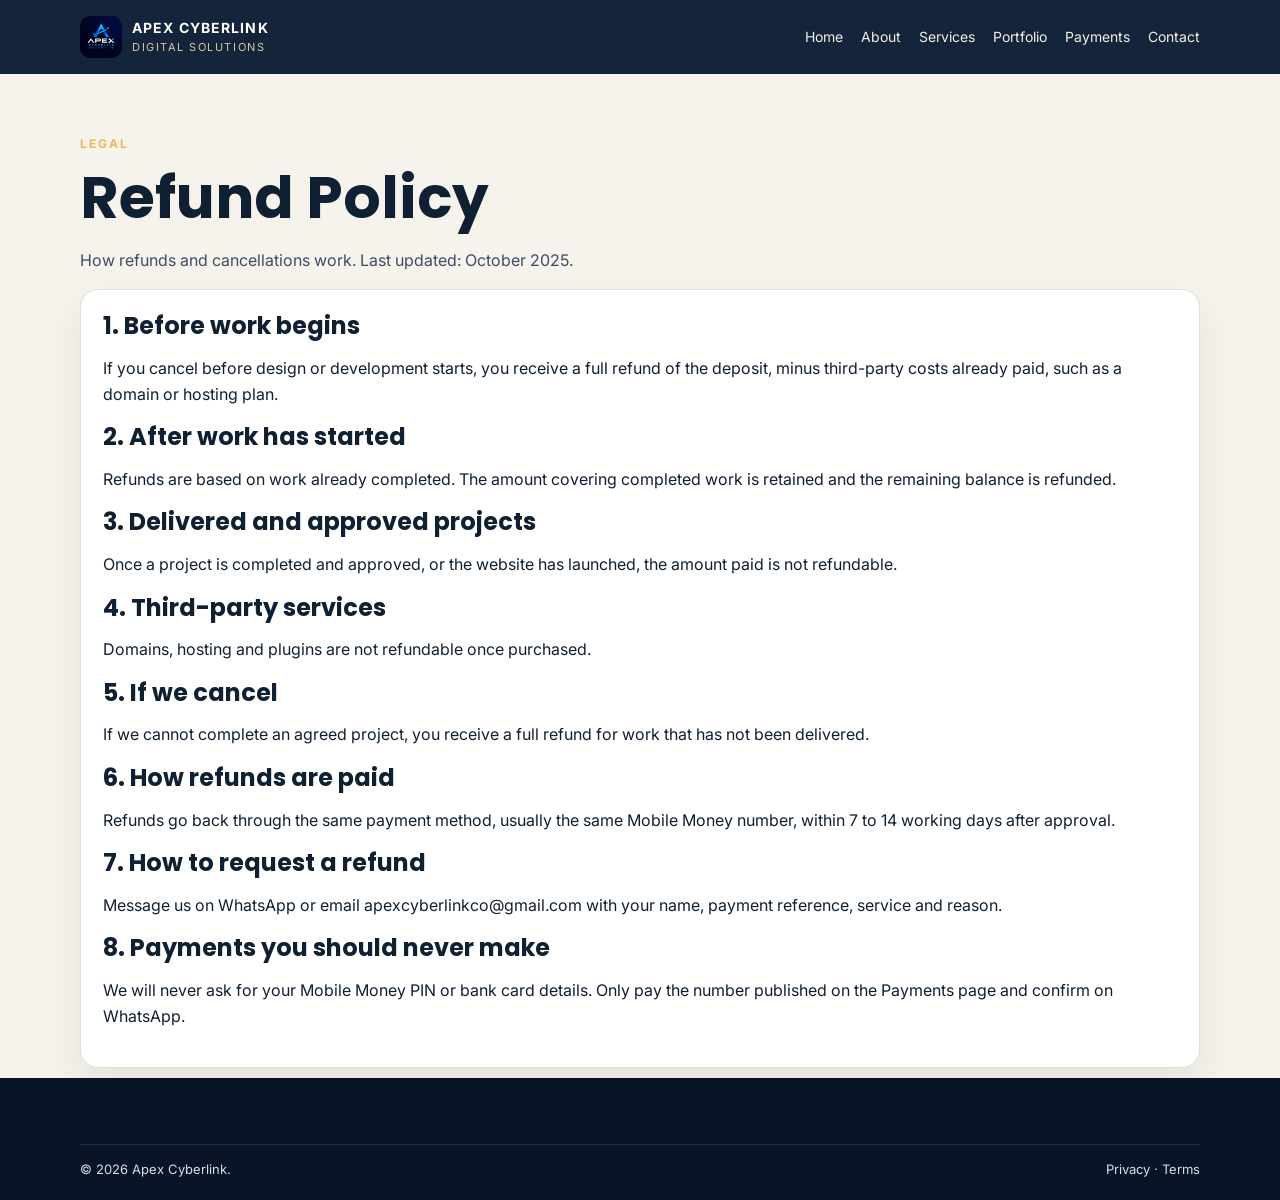
<file: refund.html>
<!DOCTYPE html>
<html lang="en">
<head>
  <meta charset="utf-8"><meta name="viewport" content="width=device-width, initial-scale=1">
  <title>Refund Policy | Apex Cyberlink</title>
  <link rel="icon" href="favicon.jpeg"><link rel="stylesheet" href="css/styles.css">
  <link href="https://fonts.googleapis.com/css2?family=Inter:wght@400;600;700&family=Poppins:wght@600;700&display=swap" rel="stylesheet">
</head>
<body>
  <header class="topbar"><div class="wrap nav"><a class="brand" href="index.html"><img src="favicon.jpeg" alt=""><div><strong>APEX CYBERLINK</strong><span>DIGITAL SOLUTIONS</span></div></a><button class="menu-btn" type="button">Menu</button><nav class="links"><a href="index.html">Home</a><a href="about.html">About</a><a href="services.html">Services</a><a href="portfolio.html">Portfolio</a><a href="payments.html">Payments</a><a href="contact.html">Contact</a></nav></div></header>
  <section class="page-hero"><div class="wrap"><p class="kicker">LEGAL</p><h1>Refund Policy</h1><p class="muted">How refunds and cancellations work. Last updated: October 2025.</p>
    <article class="panel">
      <h2>1. Before work begins</h2><p>If you cancel before design or development starts, you receive a full refund of the deposit, minus third-party costs already paid, such as a domain or hosting plan.</p>
      <h2>2. After work has started</h2><p>Refunds are based on work already completed. The amount covering completed work is retained and the remaining balance is refunded.</p>
      <h2>3. Delivered and approved projects</h2><p>Once a project is completed and approved, or the website has launched, the amount paid is not refundable.</p>
      <h2>4. Third-party services</h2><p>Domains, hosting and plugins are not refundable once purchased.</p>
      <h2>5. If we cancel</h2><p>If we cannot complete an agreed project, you receive a full refund for work that has not been delivered.</p>
      <h2>6. How refunds are paid</h2><p>Refunds go back through the same payment method, usually the same Mobile Money number, within 7 to 14 working days after approval.</p>
      <h2>7. How to request a refund</h2><p>Message us on WhatsApp or email apexcyberlinkco@gmail.com with your name, payment reference, service and reason.</p>
      <h2>8. Payments you should never make</h2><p>We will never ask for your Mobile Money PIN or bank card details. Only pay the number published on the Payments page and confirm on WhatsApp.</p>
    </article>
  </div></section>
  <footer><div class="wrap legal"><span>© 2026 Apex Cyberlink.</span><span><a href="privacy.html">Privacy</a> · <a href="terms.html">Terms</a></span></div></footer>
  <script src="js/site.js"></script>
</body>
</html>
</file>
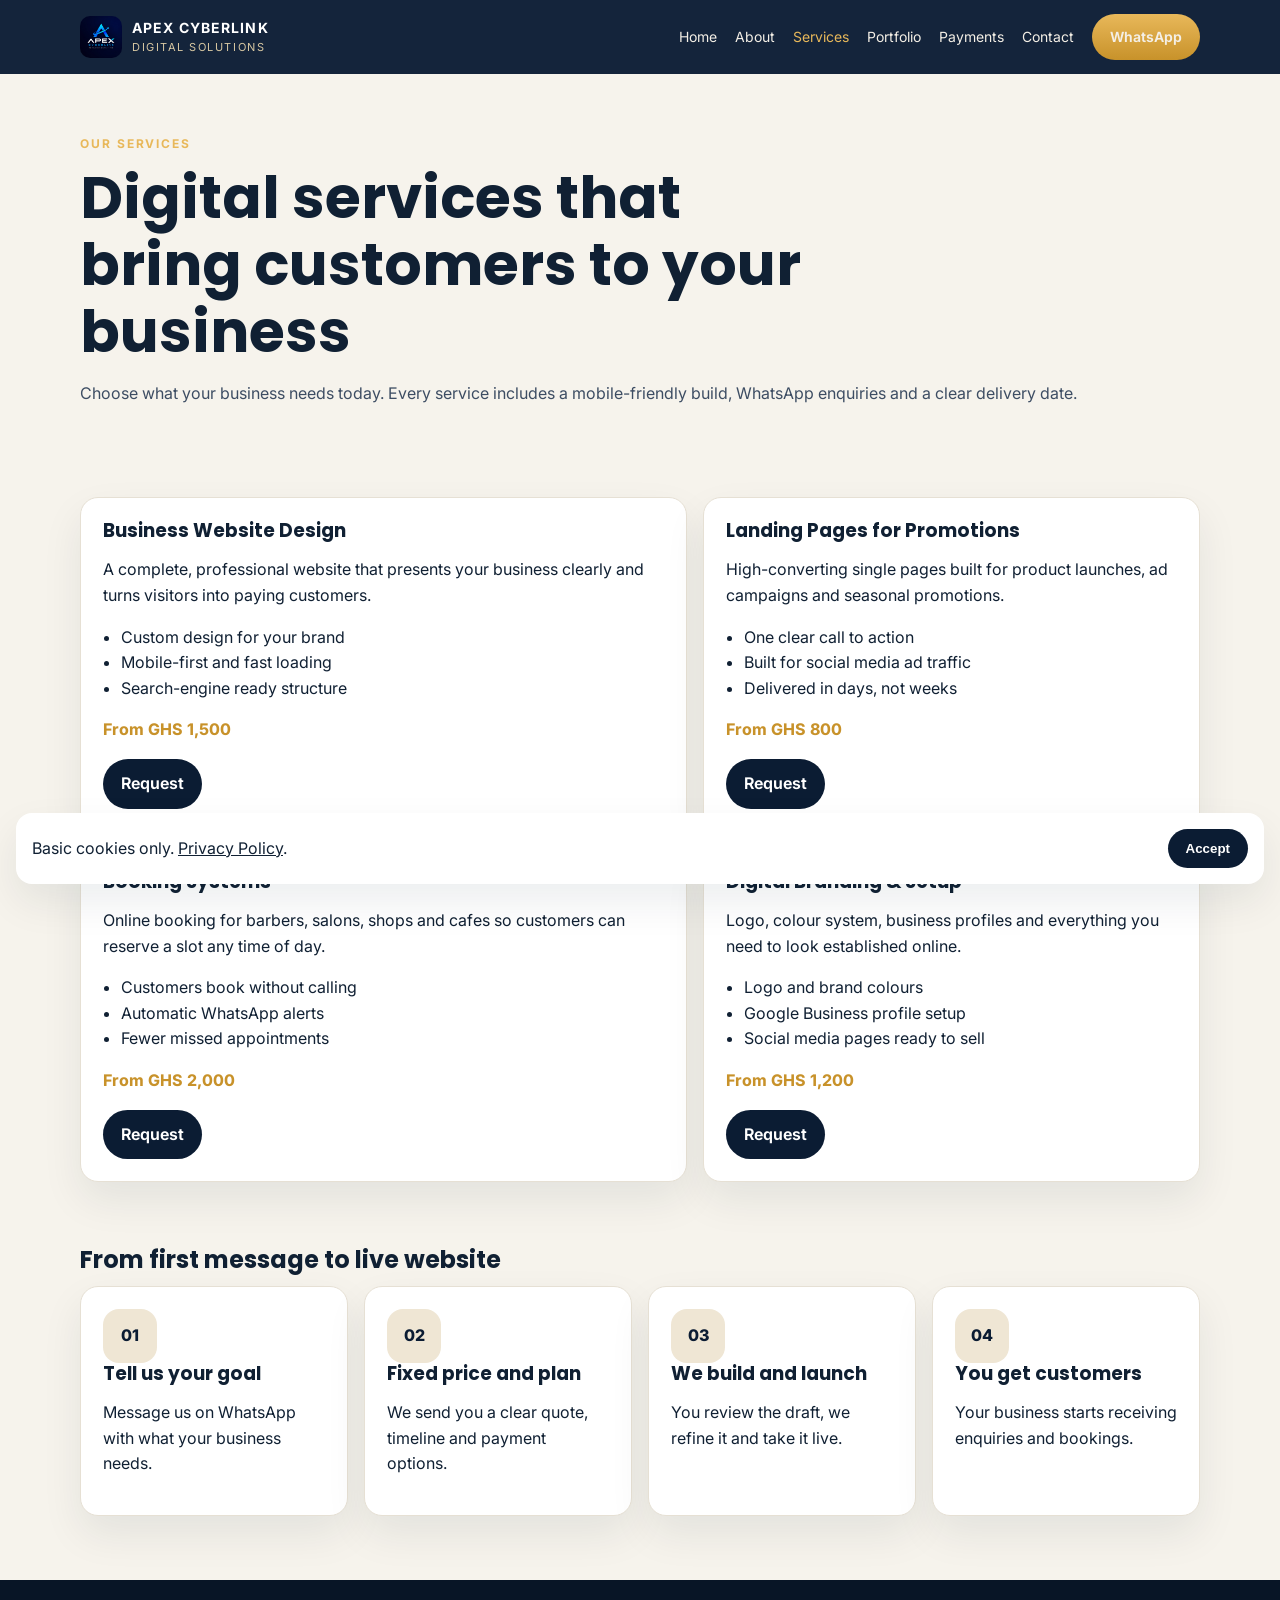
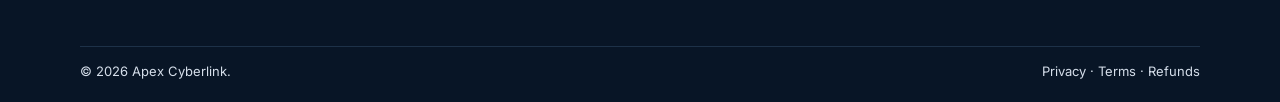
<file: services.html>
<!DOCTYPE html>
<html lang="en">
<head>
  <meta charset="utf-8"><meta name="viewport" content="width=device-width, initial-scale=1">
  <title>Services | Apex Cyberlink</title>
  <link rel="icon" href="favicon.jpeg"><link rel="stylesheet" href="css/styles.css">
  <link href="https://fonts.googleapis.com/css2?family=Inter:wght@400;600;700&family=Poppins:wght@600;700&display=swap" rel="stylesheet">
</head>
<body>
  <header class="topbar"><div class="wrap nav"><a class="brand" href="index.html"><img src="favicon.jpeg" alt=""><div><strong>APEX CYBERLINK</strong><span>DIGITAL SOLUTIONS</span></div></a><button class="menu-btn" type="button">Menu</button><nav class="links"><a href="index.html">Home</a><a href="about.html">About</a><a class="active" href="services.html">Services</a><a href="portfolio.html">Portfolio</a><a href="payments.html">Payments</a><a href="contact.html">Contact</a><a class="btn btn-gold" data-wa="Hi, I want a website for my business.">WhatsApp</a></nav></div></header>
  <section class="page-hero"><div class="wrap"><p class="kicker">OUR SERVICES</p><h1>Digital services that bring customers to your business</h1><p class="muted">Choose what your business needs today. Every service includes a mobile-friendly build, WhatsApp enquiries and a clear delivery date.</p></div></section>
  <section><div class="wrap grid-2" id="services-grid"></div></section>
  <section style="padding-top:0"><div class="wrap"><h2>From first message to live website</h2><div class="grid-4"><article class="card"><div class="num">01</div><h3>Tell us your goal</h3><p>Message us on WhatsApp with what your business needs.</p></article><article class="card"><div class="num">02</div><h3>Fixed price and plan</h3><p>We send you a clear quote, timeline and payment options.</p></article><article class="card"><div class="num">03</div><h3>We build and launch</h3><p>You review the draft, we refine it and take it live.</p></article><article class="card"><div class="num">04</div><h3>You get customers</h3><p>Your business starts receiving enquiries and bookings.</p></article></div></div></section>
  <footer><div class="wrap legal"><span>© 2026 Apex Cyberlink.</span><span><a href="privacy.html">Privacy</a> · <a href="terms.html">Terms</a> · <a href="refund.html">Refunds</a></span></div></footer>
  <div class="cookie"><span>Basic cookies only. <a href="privacy.html">Privacy Policy</a>.</span><button class="btn btn-dark" type="button">Accept</button></div>
  <a class="wa-float" data-wa="Hi, I want a website for my business.">WhatsApp</a>
  <script src="js/site.js"></script>
  <script src="js/content.js"></script>
</body>
</html>
</file>
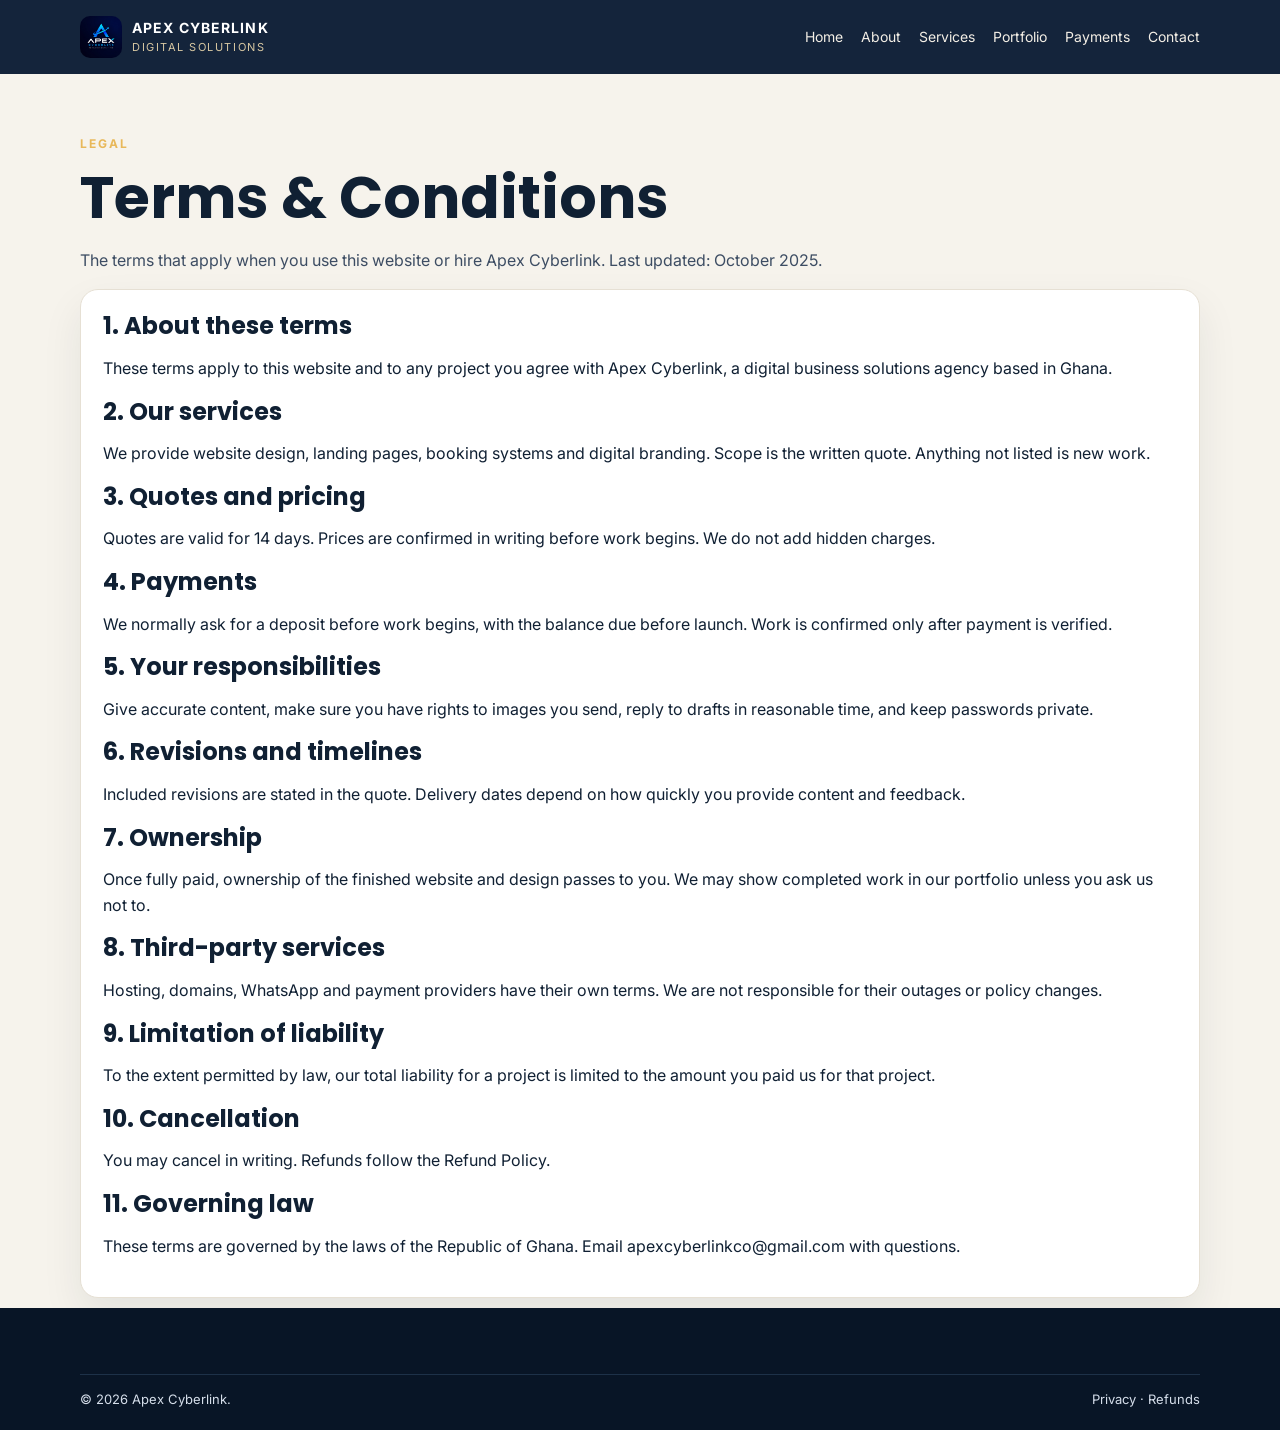
<file: terms.html>
<!DOCTYPE html>
<html lang="en">
<head>
  <meta charset="utf-8"><meta name="viewport" content="width=device-width, initial-scale=1">
  <title>Terms & Conditions | Apex Cyberlink</title>
  <link rel="icon" href="favicon.jpeg"><link rel="stylesheet" href="css/styles.css">
  <link href="https://fonts.googleapis.com/css2?family=Inter:wght@400;600;700&family=Poppins:wght@600;700&display=swap" rel="stylesheet">
</head>
<body>
  <header class="topbar"><div class="wrap nav"><a class="brand" href="index.html"><img src="favicon.jpeg" alt=""><div><strong>APEX CYBERLINK</strong><span>DIGITAL SOLUTIONS</span></div></a><button class="menu-btn" type="button">Menu</button><nav class="links"><a href="index.html">Home</a><a href="about.html">About</a><a href="services.html">Services</a><a href="portfolio.html">Portfolio</a><a href="payments.html">Payments</a><a href="contact.html">Contact</a></nav></div></header>
  <section class="page-hero"><div class="wrap"><p class="kicker">LEGAL</p><h1>Terms & Conditions</h1><p class="muted">The terms that apply when you use this website or hire Apex Cyberlink. Last updated: October 2025.</p>
    <article class="panel">
      <h2>1. About these terms</h2><p>These terms apply to this website and to any project you agree with Apex Cyberlink, a digital business solutions agency based in Ghana.</p>
      <h2>2. Our services</h2><p>We provide website design, landing pages, booking systems and digital branding. Scope is the written quote. Anything not listed is new work.</p>
      <h2>3. Quotes and pricing</h2><p>Quotes are valid for 14 days. Prices are confirmed in writing before work begins. We do not add hidden charges.</p>
      <h2>4. Payments</h2><p>We normally ask for a deposit before work begins, with the balance due before launch. Work is confirmed only after payment is verified.</p>
      <h2>5. Your responsibilities</h2><p>Give accurate content, make sure you have rights to images you send, reply to drafts in reasonable time, and keep passwords private.</p>
      <h2>6. Revisions and timelines</h2><p>Included revisions are stated in the quote. Delivery dates depend on how quickly you provide content and feedback.</p>
      <h2>7. Ownership</h2><p>Once fully paid, ownership of the finished website and design passes to you. We may show completed work in our portfolio unless you ask us not to.</p>
      <h2>8. Third-party services</h2><p>Hosting, domains, WhatsApp and payment providers have their own terms. We are not responsible for their outages or policy changes.</p>
      <h2>9. Limitation of liability</h2><p>To the extent permitted by law, our total liability for a project is limited to the amount you paid us for that project.</p>
      <h2>10. Cancellation</h2><p>You may cancel in writing. Refunds follow the Refund Policy.</p>
      <h2>11. Governing law</h2><p>These terms are governed by the laws of the Republic of Ghana. Email apexcyberlinkco@gmail.com with questions.</p>
    </article>
  </div></section>
  <footer><div class="wrap legal"><span>© 2026 Apex Cyberlink.</span><span><a href="privacy.html">Privacy</a> · <a href="refund.html">Refunds</a></span></div></footer>
  <script src="js/site.js"></script>
</body>
</html>
</file>
<file: css/styles.css>
:root {
  --ink: #102033;
  --ink-soft: #3d4d63;
  --navy: #0b1c33;
  --navy-2: #14304f;
  --gold: #c8922a;
  --gold-2: #e8b85a;
  --sand: #f6f3ec;
  --paper: #ffffff;
  --line: #e6e0d4;
  --ok: #1f7a4d;
  --shadow: 0 18px 40px rgba(16, 32, 51, 0.08);
  --radius: 18px;
  --max: 1120px;
}
* { box-sizing: border-box; }
html { scroll-behavior: smooth; }
body {
  margin: 0;
  font-family: Inter, "Segoe UI", sans-serif;
  color: var(--ink);
  background: var(--sand);
  line-height: 1.6;
}
img { max-width: 100%; display: block; }
a { color: inherit; }
.wrap { width: min(var(--max), calc(100% - 32px)); margin: 0 auto; }
.topbar {
  position: sticky; top: 0; z-index: 20;
  background: rgba(11, 28, 51, 0.96);
  color: white;
  backdrop-filter: blur(10px);
}
.nav {
  display: flex; align-items: center; justify-content: space-between;
  min-height: 74px; gap: 16px;
}
.brand { display: flex; align-items: center; gap: 10px; text-decoration: none; }
.brand img { width: 42px; height: 42px; border-radius: 10px; object-fit: cover; }
.brand strong { display: block; letter-spacing: 0.08em; font-size: 14px; }
.brand span { display: block; color: #d7c7a2; font-size: 11px; letter-spacing: 0.14em; }
.links { display: flex; gap: 18px; align-items: center; }
.links a { text-decoration: none; color: #f4efe6; font-size: 14px; }
.links a.active, .links a:hover { color: var(--gold-2); }
.btn {
  display: inline-flex; align-items: center; justify-content: center;
  gap: 8px; border-radius: 999px; padding: 12px 18px;
  text-decoration: none; font-weight: 650; border: 0; cursor: pointer;
}
.btn-gold { background: linear-gradient(180deg, var(--gold-2), var(--gold)); color: #1b1406; }
.btn-dark { background: var(--navy); color: white; }
.btn-line { background: transparent; color: var(--navy); border: 1px solid #cfc6b6; }
.menu-btn { display: none; background: transparent; color: white; border: 1px solid #35506e; border-radius: 10px; padding: 8px 10px; }
.hero {
  background:
    radial-gradient(800px 300px at 80% 0%, rgba(200, 146, 42, 0.22), transparent 60%),
    linear-gradient(160deg, #0b1c33, #16385c 70%);
  color: white;
  padding: 72px 0 64px;
}
.kicker { color: var(--gold-2); letter-spacing: 0.16em; font-size: 12px; font-weight: 700; }
h1, h2, h3 { font-family: Poppins, Inter, sans-serif; line-height: 1.15; margin: 0 0 12px; }
h1 { font-size: clamp(34px, 5vw, 58px); max-width: 760px; }
.lead { font-size: 18px; max-width: 640px; color: #e7eef6; }
.hero-actions { display: flex; gap: 12px; flex-wrap: wrap; margin: 26px 0 28px; }
.stats { display: grid; grid-template-columns: repeat(3, 1fr); gap: 12px; max-width: 720px; }
.stat, .card, .panel {
  background: white; border: 1px solid var(--line); border-radius: var(--radius); box-shadow: var(--shadow);
}
.stat { background: rgba(255,255,255,0.08); color: white; border-color: rgba(255,255,255,0.12); padding: 16px; }
.stat b { display: block; font-size: 18px; }
.stat span { color: #d5deea; font-size: 14px; }
section { padding: 64px 0; }
.center { text-align: center; }
.muted { color: var(--ink-soft); }
.grid-3, .grid-4, .grid-2 { display: grid; gap: 16px; }
.grid-3 { grid-template-columns: repeat(3, 1fr); }
.grid-4 { grid-template-columns: repeat(4, 1fr); }
.grid-2 { grid-template-columns: 1.1fr 0.9fr; }
.card, .panel { padding: 22px; }
.price { color: var(--gold); font-weight: 750; }
.tag { display: inline-block; font-size: 12px; letter-spacing: 0.08em; color: var(--navy-2); background: #efe6d4; border-radius: 999px; padding: 4px 8px; }
ul.clean { padding-left: 18px; margin: 10px 0 16px; }
.quote { font-size: 18px; }
.person { margin-top: 14px; font-weight: 700; }
.person span { display: block; font-weight: 500; color: var(--ink-soft); font-size: 13px; }
.filters { display: flex; gap: 8px; flex-wrap: wrap; margin: 18px 0 22px; }
.filters button { border: 1px solid var(--line); background: white; border-radius: 999px; padding: 8px 12px; cursor: pointer; }
.filters button.on { background: var(--navy); color: white; }
.cta {
  background: var(--navy); color: white; border-radius: 28px; padding: 36px;
  display: flex; justify-content: space-between; gap: 18px; align-items: center;
}
.cta p { color: #d7e2ee; }
footer { background: #081526; color: #d5deea; padding: 42px 0 20px; }
footer a { text-decoration: none; }
footer h3 { color: white; font-size: 14px; letter-spacing: 0.08em; }
.foot { display: grid; grid-template-columns: 1.4fr 1fr 1fr; gap: 20px; }
.legal { display: flex; gap: 14px; flex-wrap: wrap; justify-content: space-between; border-top: 1px solid #1d3148; margin-top: 24px; padding-top: 14px; font-size: 13px; }
.cookie {
  position: fixed; left: 16px; right: 16px; bottom: 16px; z-index: 30;
  background: white; border-radius: 16px; box-shadow: var(--shadow); padding: 16px;
  display: flex; gap: 12px; align-items: center; justify-content: space-between;
}
.form { display: grid; gap: 12px; }
label { font-size: 14px; font-weight: 650; }
input, select, textarea {
  width: 100%; border: 1px solid var(--line); border-radius: 12px; padding: 12px; font: inherit; background: #fff;
}
.wa-float {
  position: fixed; right: 16px; bottom: 16px; z-index: 25;
  background: #1f7a4d; color: white; text-decoration: none; border-radius: 999px; padding: 12px 16px; font-weight: 700;
}
.page-hero { padding: 48px 0 10px; }
.steps { counter-reset: step; display: grid; gap: 12px; }
.step { display: grid; grid-template-columns: 54px 1fr; gap: 12px; align-items: start; }
.num { width: 54px; height: 54px; border-radius: 16px; background: #efe6d4; display: grid; place-items: center; font-weight: 800; color: var(--navy); }
@media (max-width: 860px) {
  .links { display: none; position: absolute; top: 74px; left: 0; right: 0; background: #0b1c33; padding: 12px 16px 18px; flex-direction: column; align-items: flex-start; }
  .links.open { display: flex; }
  .menu-btn { display: inline-flex; }
  .grid-3, .grid-4, .grid-2, .stats, .foot, .cta { grid-template-columns: 1fr; display: grid; }
  .cta { display: grid; }
  .cookie { flex-direction: column; align-items: stretch; }
}
</file>
